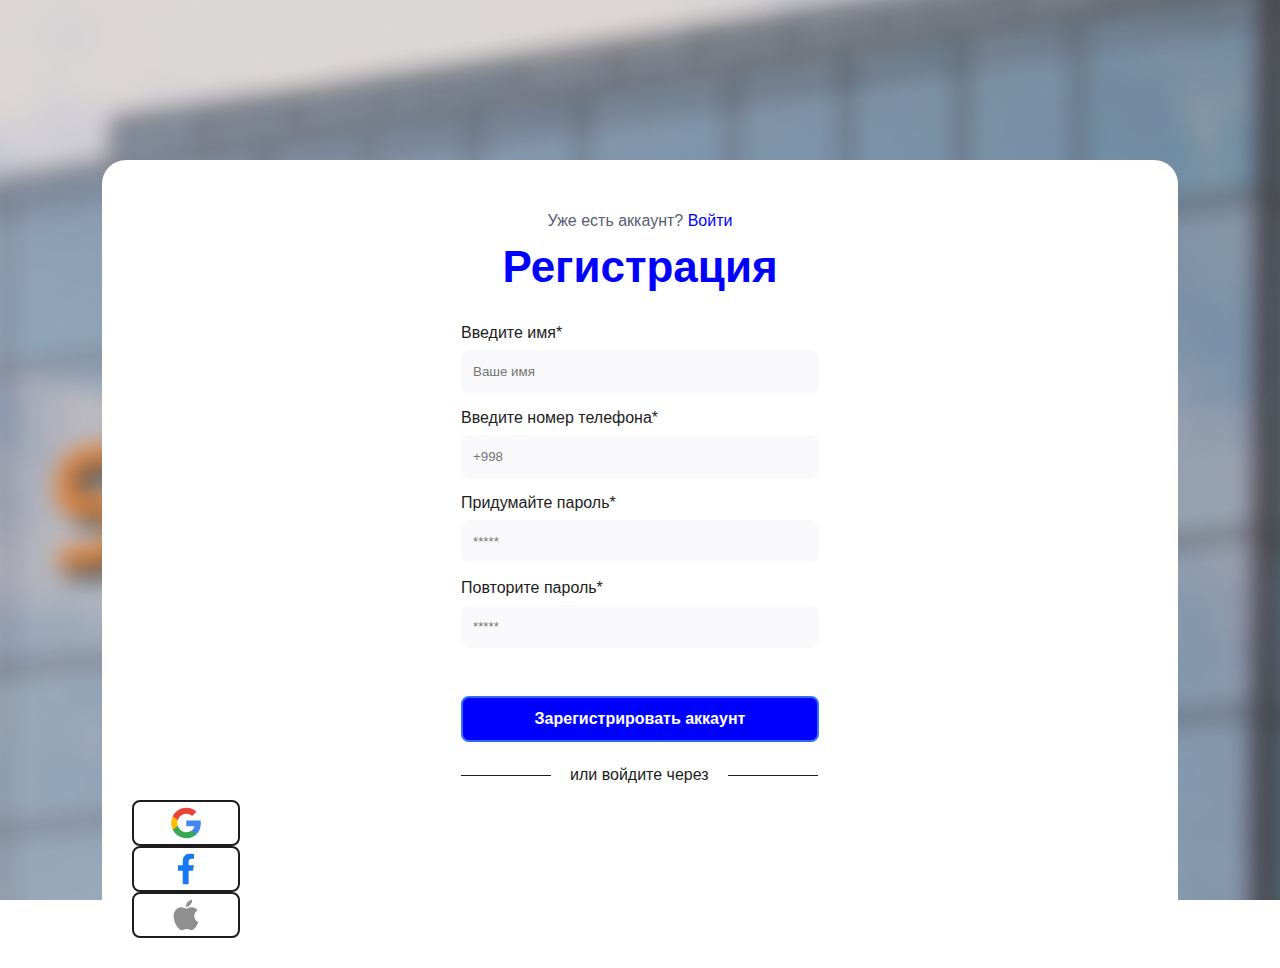
<file: registrationForm.html>
<!DOCTYPE html>
<html lang="en">
<head>
    <meta charset="UTF-8">
    <meta name="viewport" content="width=device-width, initial-scale=1.0">
    <link rel="stylesheet" href="./registrationForm/registrationForm.css">
    <title>Document</title>
</head>
<body>
    <section>
        <div class="wrapper">
            <div class="quit"></div>
            <p class="subtitle">Уже есть аккаунт? <a href="">Войти</a></p>
            <h1>Регистрация</h1>
            <form action="">
                <label for="">
                    Введите имя*
                    <input type="text" placeholder="Ваше имя" name="userName">
                </label>
                <label for="">
                    Введите номер телефона*
                    <input type="tel" placeholder="+998" name="userPhone">
                </label>
                <label for="">
                    Придумайте пароль*
                    <input type="password" placeholder="*****" name="userPassword">
                </label>
                <label for="">
                    Повторите пароль*
                    <input type="password" placeholder="*****" name="checkUserPassword">
                </label>
                <button type="submit">Зарегистрировать аккаунт</button>
            </form>
            <div class="footerText">
                <div class="line"></div>
                <p>или войдите через</p>
                <div class="line"></div>
            </div>
            <div class="footerLink"></div>
            <div class="link">
                <img src="./image/image/google.svg" alt="">
            </div>
            <div class="link">
                <img src="./image/image/facbook.svg" alt="">
            </div>
            <div class="link">
                <img src="./image/image/apple.svg" alt="">
            </div>
        </div>
    </section>
</body>
</html>
</file>
<file: registrationForm/registrationForm.css>
*{
    margin: 0;
    padding: 0;
    box-sizing: border-box;
    font-family: Arial, Helvetica, sans-serif;
}
section{
    background-image: url(../image/image/bgImg.png);
    height: 100vh;
    background-repeat: no-repeat;
    background-size: cover;
    background-position: center;
    padding-top: 160px;
}
.wrapper{
    background-color: white;
    width: 1076px;
    margin: 0 auto;
    border-radius: 24px;
    padding: 30px;
}
.quit{
    text-align: right;
    font-size: 30px;
    color: blue;
    cursor: pointer;
    margin-bottom: 22px;
}
.subtitle{
    font-size: 16px;
    color: #5a5b73;
    text-align: center;
    margin-bottom: 12px;
}
.subtitle a{
    color: blue;
    text-decoration: none;
}
h1{
    color: blue;
    text-align: center;
    font-size: 44px;
    margin-bottom: 32px;
}
form{
    width: 358px;
    margin: 0 auto;
}
label{
    display: block;
    color: #1d1d1d;
    font-size: 16px;
    margin-bottom: 16px;
}
input{
    display: block;
    width: 100%;
    margin-top: 8px;
    padding: 14px 12px;
    border: 0;
    background-color: #F9F9FC;
    border-radius: 8px;
    color: #1d1d1d;
    outline: 0;
}
button{
    width: 100%;
    color: white;
    background-color: blue;
    padding: 12px 0;
    border-radius: 8px;
    border: 2px solid #336BF6;
    cursor: pointer;
    margin-top: 32px;
    margin-bottom: 24px;
    font-size: 16px;
    font-weight: 700;
}
.footerText{
    width: 358px;
    margin: 0 auto;
    display: flex;
    align-items: center;
    gap: 19px;
}
.line{
    height: 1px;
    width: 90px;
    background-color:#1d1d1d;
}
.footerText p{
    color: #1d1d1d;
}
.footerLink{
    width: 358px;
    margin: 16px auto 0;
    display: flex;
    justify-content: space-between;
}
.link{
    width: 108px;
    height: 46px;
    border: 2px solid #1d1d1d;
    display: flex;
    justify-content: center;
    align-items: center;
    border-radius: 8px;
}
</file>
